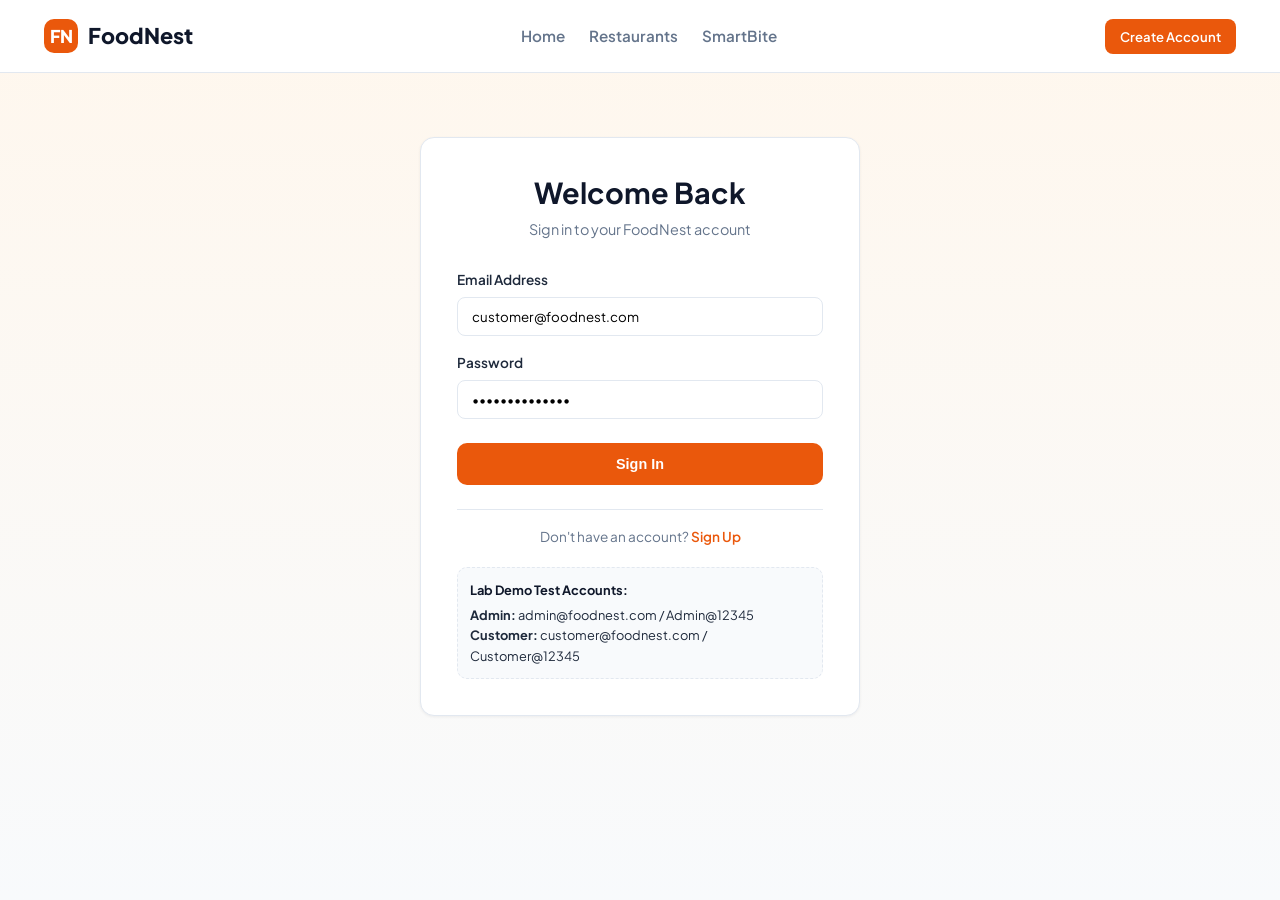
<file: frontend/admin.html>
<!DOCTYPE html>
<html lang="en">
<head>
  <meta charset="UTF-8">
  <meta name="viewport" content="width=device-width, initial-scale=1.0">
  <title>Admin Dashboard - FoodNest</title>
  <link rel="stylesheet" href="css/style.css">
  <style>
    .admin-tab {
      padding: 10px 18px;
      font-weight: 600;
      font-size: 0.9rem;
      border-radius: 8px;
      cursor: pointer;
      border: none;
      background: #f1f5f9;
      color: var(--text-muted);
      transition: var(--transition);
    }
    .admin-tab.active {
      background: var(--charcoal);
      color: white;
    }
    .stat-card {
      background: white;
      border: 1px solid var(--border);
      border-radius: var(--radius);
      padding: 20px;
      display: flex;
      flex-direction: column;
      gap: 6px;
    }
    .stat-val {
      font-size: 1.8rem;
      font-weight: 800;
      color: var(--charcoal);
    }
    .data-table {
      width: 100%;
      border-collapse: collapse;
      font-size: 0.88rem;
    }
    .data-table th, .data-table td {
      padding: 12px 14px;
      border-bottom: 1px solid var(--border);
      text-align: left;
    }
    .data-table th {
      background: #f8fafc;
      font-weight: 700;
      color: var(--charcoal);
    }
  </style>
</head>
<body>
  <header class="topbar">
    <div class="container header-inner">
      <a href="index.html" class="brand-wordmark">
        <div class="brand-badge" style="background:var(--charcoal);">ADM</div>
        <span>FoodNest Admin Console</span>
      </a>
      <nav class="nav-links">
        <a href="index.html">Live Website</a>
        <a href="restaurants.html">Restaurants</a>
        <a href="smartbite.html">SmartBite</a>
      </nav>
      <div class="header-actions">
        <div id="user-nav-actions"></div>
      </div>
    </div>
  </header>

  <main class="container" style="padding: 32px 24px 64px;">
    <!-- Top Header -->
    <div style="display:flex; justify-content:space-between; align-items:center; margin-bottom:24px; flex-wrap:wrap; gap:16px;">
      <div>
        <h1 style="font-size:2rem;">Admin Operations & Catalog Dashboard</h1>
        <p style="color:var(--text-muted); font-size:0.92rem;">Authorized operations for orders, restaurant catalog, and store sync</p>
      </div>

      <div style="display:flex; gap:10px;">
        <button id="clear-cache-btn" class="btn btn-sm btn-secondary" style="color:#ea580c;">Sync Platform Catalog</button>
        <button id="refresh-dashboard-btn" class="btn btn-sm btn-primary">Refresh Metrics</button>
      </div>
    </div>

    <!-- KPI Metric Cards Grid -->
    <div style="display:grid; grid-template-columns:repeat(auto-fit, minmax(180px, 1fr)); gap:16px; margin-bottom:32px;">
      <div class="stat-card">
        <span style="font-size:0.8rem; color:var(--text-muted); font-weight:600;">TOTAL ORDERS</span>
        <span id="stat-orders" class="stat-val tabular">0</span>
      </div>
      <div class="stat-card">
        <span style="font-size:0.8rem; color:var(--text-muted); font-weight:600;">ACTIVE PIPELINE</span>
        <span id="stat-active" class="stat-val tabular" style="color:var(--primary);">0</span>
      </div>
      <div class="stat-card">
        <span style="font-size:0.8rem; color:var(--text-muted); font-weight:600;">GROSS SALES</span>
        <span id="stat-revenue" class="stat-val tabular">₹0</span>
      </div>
      <div class="stat-card">
        <span style="font-size:0.8rem; color:var(--text-muted); font-weight:600;">ACTIVE RESTAURANTS</span>
        <span id="stat-restaurants" class="stat-val tabular">8</span>
      </div>
      <div class="stat-card">
        <span style="font-size:0.8rem; color:var(--text-muted); font-weight:600;">CATALOG DISHES</span>
        <span id="stat-hits" class="stat-val tabular" style="color:#15803d;">42</span>
      </div>
      <div class="stat-card">
        <span style="font-size:0.8rem; color:var(--text-muted); font-weight:600;">FULFILLED ORDERS</span>
        <span id="stat-misses" class="stat-val tabular" style="color:#0284c7;">0</span>
      </div>
    </div>

    <!-- Tab Selector -->
    <div style="display:flex; gap:10px; margin-bottom:24px;">
      <button class="admin-tab active" data-tab="orders-tab">Orders Pipeline</button>
      <button class="admin-tab" data-tab="food-tab">Food Catalog & Availability</button>
      <button class="admin-tab" data-tab="benchmark-tab">Internal Diagnostics</button>
    </div>

    <!-- Tab 1: Orders Pipeline -->
    <div id="orders-tab" class="card" style="padding:24px; overflow-x:auto;">
      <h3 style="font-size:1.2rem; margin-bottom:16px;">Customer Orders Stream</h3>
      <table class="data-table">
        <thead>
          <tr>
            <th>Order #</th>
            <th>Customer</th>
            <th>Restaurant</th>
            <th>Items</th>
            <th>Total Amount</th>
            <th>Current Status</th>
            <th>Update Lifecycle Action</th>
          </tr>
        </thead>
        <tbody id="orders-table-body">
          <tr><td colspan="7" style="text-align:center; padding:24px;">Loading orders from MongoDB...</td></tr>
        </tbody>
      </table>
    </div>

    <!-- Tab 2: Food Items & Cache Invalidation Demo -->
    <div id="food-tab" class="card" style="padding:24px; display:none; overflow-x:auto;">
      <div style="display:flex; justify-content:space-between; align-items:center; margin-bottom:16px;">
        <div>
          <h3 style="font-size:1.2rem;">Food Catalog & Cache Invalidation Controls</h3>
          <p style="font-size:0.85rem; color:var(--text-muted);">
            Toggling availability or changing prices automatically triggers targeted Redis cache eviction!
          </p>
        </div>
      </div>
      <table class="data-table">
        <thead>
          <tr>
            <th>Item Name</th>
            <th>Restaurant</th>
            <th>Category</th>
            <th>Price (₹)</th>
            <th>Availability</th>
            <th>Quick Actions</th>
          </tr>
        </thead>
        <tbody id="food-table-body">
          <tr><td colspan="6" style="text-align:center; padding:24px;">Loading menu items from MongoDB...</td></tr>
        </tbody>
      </table>
    </div>

    <!-- Tab 3: System Diagnostic Benchmark -->
    <div id="benchmark-tab" class="card" style="padding:28px; display:none;">
      <div style="margin-bottom:20px;">
        <span style="background:#e0e7ff; color:#3730a3; padding:4px 10px; border-radius:6px; font-size:0.75rem; font-weight:700;">SYSTEM DIAGNOSTICS</span>
        <h3 style="font-size:1.3rem; margin:8px 0 6px;">Database & Cache Query Latency Benchmark</h3>
        <p style="font-size:0.9rem; color:var(--text-muted); max-width:750px;">
          Diagnostic tool to test network roundtrips and read latencies between primary storage and cache layer.
        </p>
      </div>

      <div style="display:flex; gap:16px; align-items:center; margin-bottom:24px;">
        <label style="font-weight:600; font-size:0.9rem;">Repetitions (Iterations):</label>
        <select id="benchmark-iterations" style="padding:8px 12px; border:1px solid var(--border); border-radius:8px; font-family:inherit;">
          <option value="5">5 Iterations</option>
          <option value="10" selected>10 Iterations</option>
          <option value="20">20 Iterations</option>
        </select>
        <button id="run-benchmark-btn" class="btn btn-primary btn-sm">Execute Lab Benchmark</button>
      </div>

      <div id="benchmark-results" style="display:none;">
        <div style="display:grid; grid-template-columns: repeat(3, 1fr); gap:16px; margin-bottom:24px;">
          <div style="background:#f1f5f9; padding:16px; border-radius:10px; text-align:center;">
            <div style="font-size:0.8rem; color:var(--text-muted);">AVG MONGODB QUERY TIME</div>
            <div id="bm-mongo-avg" style="font-size:1.8rem; font-weight:800; color:#0f172a;" class="tabular">0 ms</div>
          </div>
          <div style="background:#dcfce7; padding:16px; border-radius:10px; text-align:center;">
            <div style="font-size:0.8rem; color:#15803d;">AVG REDIS IN-MEMORY TIME</div>
            <div id="bm-redis-avg" style="font-size:1.8rem; font-weight:800; color:#15803d;" class="tabular">0 ms</div>
          </div>
          <div style="background:#fff7ed; padding:16px; border-radius:10px; text-align:center;">
            <div style="font-size:0.8rem; color:#ea580c;">LATENCY REDUCTION</div>
            <div id="bm-reduction" style="font-size:1.8rem; font-weight:800; color:#ea580c;" class="tabular">0%</div>
          </div>
        </div>

        <h4 style="font-size:1rem; margin-bottom:12px;">Iteration Breakdown (Actual Measured Times)</h4>
        <table class="data-table">
          <thead>
            <tr>
              <th>Round</th>
              <th>Primary Storage Latency (ms)</th>
              <th>Cache Layer Latency (ms)</th>
              <th>Performance Lead</th>
            </tr>
          </thead>
          <tbody id="benchmark-runs-body"></tbody>
        </table>
      </div>
    </div>
  </main>

  <script src="js/api.js"></script>
  <script src="js/app.js"></script>
  <script>
    // Tab switching
    document.querySelectorAll('.admin-tab').forEach(tab => {
      tab.addEventListener('click', () => {
        document.querySelectorAll('.admin-tab').forEach(t => t.classList.remove('active'));
        tab.classList.add('active');

        ['orders-tab', 'food-tab', 'benchmark-tab'].forEach(id => {
          document.getElementById(id).style.display = 'none';
        });
        document.getElementById(tab.dataset.tab).style.display = 'block';

        if (tab.dataset.tab === 'food-tab') loadFoodCatalog();
      });
    });

    async function loadAdminDashboard() {
      if (!api.currentUser || api.currentUser.role !== 'ADMIN') {
        alert('Admin access required. Please sign in as admin@foodnest.com');
        window.location.href = 'login.html';
        return;
      }

      try {
        const stats = await api.getAdminDashboard();
        document.getElementById('stat-orders').textContent = stats.totalOrders;
        document.getElementById('stat-active').textContent = stats.activeOrders;
        document.getElementById('stat-revenue').textContent = `₹${stats.totalRevenue.toFixed(2)}`;
        document.getElementById('stat-restaurants').textContent = stats.totalRestaurants;
        document.getElementById('stat-hits').textContent = stats.redisCacheHits;
        document.getElementById('stat-misses').textContent = stats.redisCacheMisses;

        // Load orders
        const orders = await api.getAdminOrders();
        renderOrdersTable(orders);
      } catch (err) {
        showToast(err.message, 'error');
      }
    }

    function renderOrdersTable(orders) {
      const tbody = document.getElementById('orders-table-body');
      if (!orders || orders.length === 0) {
        tbody.innerHTML = '<tr><td colspan="7" style="text-align:center; padding:32px;">No customer orders placed yet.</td></tr>';
        return;
      }

      tbody.innerHTML = orders.map(o => `
        <tr>
          <td><strong>${o.orderNumber}</strong></td>
          <td>${o.customerName}<br><span style="font-size:0.75rem; color:var(--text-muted);">${o.customerPhone || ''}</span></td>
          <td>${o.restaurantName}</td>
          <td>${o.items ? o.items.length : 0} dishes</td>
          <td class="tabular font-weight-700">₹${o.totalAmount.toFixed(2)}</td>
          <td><span style="font-size:0.78rem; font-weight:700; background:#f1f5f9; padding:3px 8px; border-radius:4px;">${o.orderStatus}</span></td>
          <td>
            <select onchange="updateOrderStatus('${o.id}', this.value)" style="padding:4px 8px; border-radius:6px; font-family:inherit; font-size:0.82rem;">
              <option value="" disabled selected>Update to...</option>
              <option value="CONFIRMED">CONFIRMED</option>
              <option value="PREPARING">PREPARING</option>
              <option value="OUT_FOR_DELIVERY">OUT_FOR_DELIVERY</option>
              <option value="DELIVERED">DELIVERED</option>
              <option value="CANCELLED">CANCELLED</option>
            </select>
          </td>
        </tr>
      `).join('');
    }

    window.updateOrderStatus = async (orderId, newStatus) => {
      try {
        await api.updateOrderStatus(orderId, newStatus);
        showToast(`Order status updated to ${newStatus}`, 'success');
        loadAdminDashboard();
      } catch (err) {
        showToast(err.message, 'error');
      }
    };

    async function loadFoodCatalog() {
      const tbody = document.getElementById('food-table-body');
      try {
        const items = await api.getFood();
        tbody.innerHTML = items.map(item => `
          <tr>
            <td>
              <div style="display:flex; align-items:center; gap:8px;">
                <span class="${item.vegetarian ? 'veg-indicator' : 'non-veg-indicator'}"></span>
                <strong>${item.name}</strong>
              </div>
            </td>
            <td>${item.restaurantName}</td>
            <td>${item.category}</td>
            <td class="tabular">₹${item.price}</td>
            <td>
              <span style="color:${item.available ? '#16a34a' : '#dc2626'}; font-weight:700; font-size:0.8rem;">
                ${item.available ? 'In Stock' : 'Out of Stock'}
              </span>
            </td>
            <td>
              <div style="display:flex; gap:6px;">
                <button class="btn btn-sm btn-secondary" onclick="toggleStock('${item.id}', ${!item.available})">
                  ${item.available ? 'Mark Unavailable' : 'Mark Available'}
                </button>
                <button class="btn btn-sm btn-secondary" onclick="changePricePrompt('${item.id}', ${item.price})">
                  Edit Price
                </button>
              </div>
            </td>
          </tr>
        `).join('');
      } catch (err) {
        tbody.innerHTML = `<tr><td colspan="6" style="color:#dc2626; text-align:center;">Error: ${err.message}</td></tr>`;
      }
    }

    window.toggleStock = async (id, newAvailability) => {
      try {
        await api.updateFoodAvailability(id, newAvailability);
        showToast('Updated item availability and evicted Redis caches!', 'success');
        loadFoodCatalog();
      } catch (err) {
        showToast(err.message, 'error');
      }
    };

    window.changePricePrompt = async (id, oldPrice) => {
      const newPriceStr = prompt('Enter new price in INR (₹):', oldPrice);
      if (newPriceStr === null) return;
      const price = parseFloat(newPriceStr);
      if (isNaN(price) || price <= 0) {
        showToast('Invalid price', 'error');
        return;
      }
      try {
        await api.updateFoodPrice(id, price);
        showToast(`Updated price to ₹${price} and evicted caches!`, 'success');
        loadFoodCatalog();
      } catch (err) {
        showToast(err.message, 'error');
      }
    };

    // Performance Benchmark Runner
    document.getElementById('run-benchmark-btn').addEventListener('click', async () => {
      const iters = parseInt(document.getElementById('benchmark-iterations').value);
      const btn = document.getElementById('run-benchmark-btn');
      btn.disabled = true;
      btn.textContent = 'Running Benchmark Repetitions...';

      try {
        const res = await api.runBenchmark(iters);
        document.getElementById('benchmark-results').style.display = 'block';
        document.getElementById('bm-mongo-avg').textContent = `${res.avgMongoLatencyMs} ms`;
        document.getElementById('bm-redis-avg').textContent = `${res.avgRedisLatencyMs} ms`;
        document.getElementById('bm-reduction').textContent = `${res.latencyReductionPercentage}% Faster`;

        document.getElementById('benchmark-runs-body').innerHTML = res.runs.map(r => `
          <tr>
            <td>Iteration #${r.iteration}</td>
            <td class="tabular">${r.mongoLatencyMs} ms</td>
            <td class="tabular" style="color:#15803d; font-weight:600;">${r.redisLatencyMs} ms</td>
            <td><span style="color:#15803d; font-weight:700;">Redis In-Memory</span></td>
          </tr>
        `).join('');

        showToast('Lab benchmark completed successfully!', 'success');
      } catch (err) {
        showToast(err.message, 'error');
      } finally {
        btn.disabled = false;
        btn.textContent = 'Execute Lab Benchmark';
      }
    });

    document.getElementById('clear-cache-btn').addEventListener('click', async () => {
      try {
        await api.clearRedisCache();
        showToast('Redis cache cleared successfully', 'info');
        loadAdminDashboard();
      } catch (err) {
        showToast(err.message, 'error');
      }
    });

    document.getElementById('refresh-dashboard-btn').addEventListener('click', loadAdminDashboard);
    document.addEventListener('DOMContentLoaded', loadAdminDashboard);
  </script>
</body>
</html>
</file>
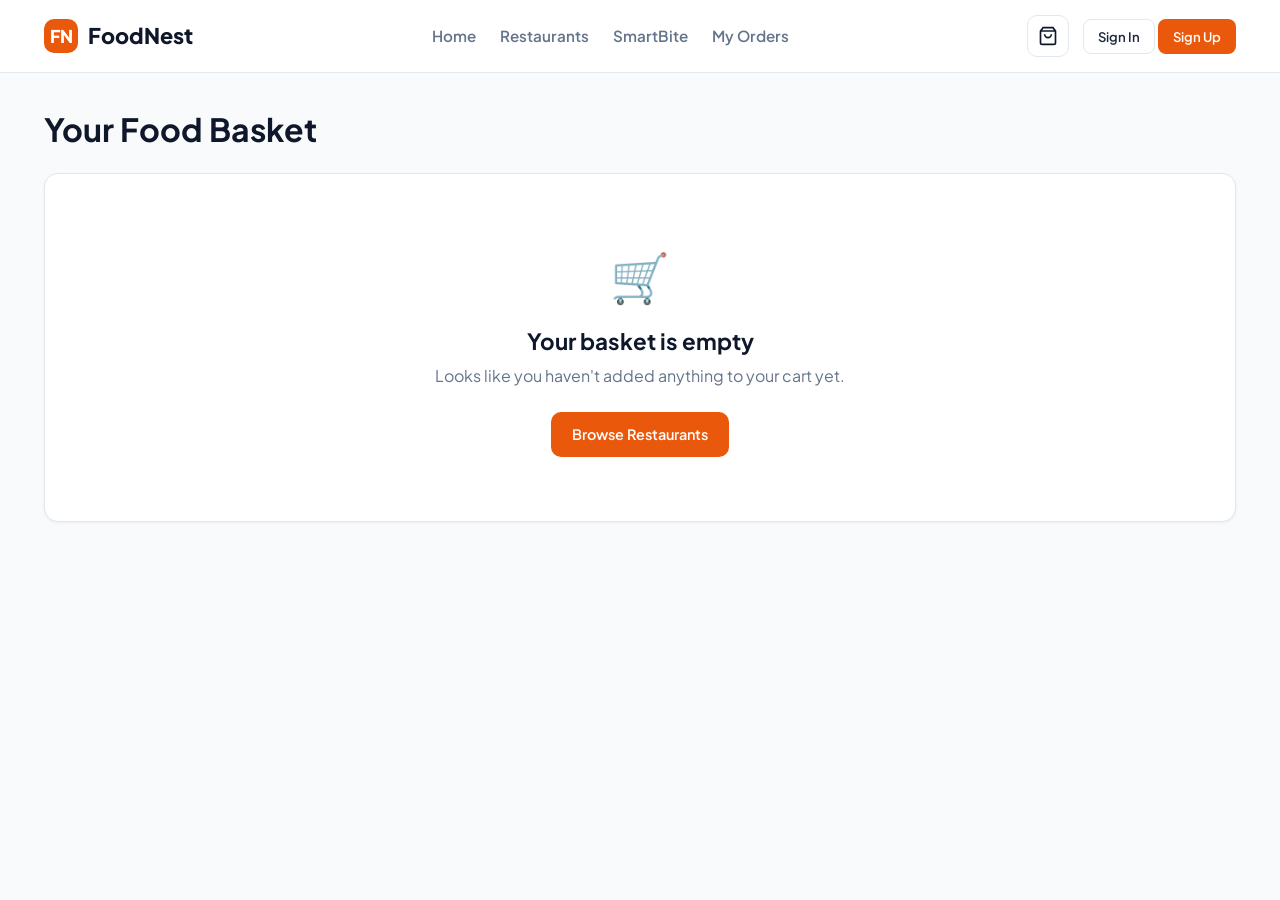
<file: frontend/cart.html>
<!DOCTYPE html>
<html lang="en">
<head>
  <meta charset="UTF-8">
  <meta name="viewport" content="width=device-width, initial-scale=1.0">
  <title>Shopping Cart - FoodNest</title>
  <link rel="stylesheet" href="css/style.css">
</head>
<body>
  <header class="topbar">
    <div class="container header-inner">
      <a href="index.html" class="brand-wordmark">
        <div class="brand-badge">FN</div>
        <span>FoodNest</span>
      </a>
      <nav class="nav-links">
        <a href="index.html">Home</a>
        <a href="restaurants.html">Restaurants</a>
        <a href="smartbite.html">SmartBite</a>
        <a href="orders.html">My Orders</a>
      </nav>
      <div class="header-actions">
        <a href="cart.html" class="cart-trigger active" aria-label="Shopping Cart">
          <svg width="20" height="20" fill="none" stroke="currentColor" stroke-width="2" viewBox="0 0 24 24"><path d="M6 2L3 6v14a2 2 0 002 2h14a2 2 0 002-2V6l-3-4H6zM3 6h18M16 10a4 4 0 01-8 0"/></svg>
          <span class="cart-count" style="display:none;">0</span>
        </a>
        <div id="user-nav-actions"></div>
      </div>
    </div>
  </header>

  <main class="container" style="padding: 36px 24px 64px;">
    <h1 style="font-size:2rem; margin-bottom:24px;">Your Food Basket</h1>

    <div id="cart-container" style="display:grid; grid-template-columns: 1.4fr 0.8fr; gap:32px; align-items:start;">
      <!-- Left: Itemized Cart -->
      <div class="card" style="padding:24px;">
        <div style="display:flex; justify-content:space-between; align-items:center; margin-bottom:16px; border-bottom:1px solid var(--border); padding-bottom:12px;">
          <h2 style="font-size:1.25rem;">Selected Dishes</h2>
          <button id="clear-cart-btn" class="btn btn-sm btn-secondary" style="color:#dc2626;">Clear Basket</button>
        </div>

        <div id="cart-items-list" style="display:flex; flex-direction:column; gap:16px;">
          <!-- Injected via JS -->
        </div>
      </div>

      <!-- Right: Bill Summary & Coupon -->
      <div class="card" style="padding:24px; position:sticky; top:90px;">
        <h2 style="font-size:1.25rem; margin-bottom:16px; border-bottom:1px solid var(--border); padding-bottom:12px;">Bill Details</h2>

        <!-- Coupon Code Input -->
        <div style="margin-bottom:20px;">
          <label style="font-size:0.85rem; font-weight:600; color:var(--text-muted); display:block; margin-bottom:6px;">Have a Promo Code?</label>
          <div style="display:flex; gap:8px;">
            <input type="text" id="coupon-code-input" placeholder="e.g. WELCOME50, TASTY20" style="flex:1; padding:8px 12px; border:1px solid var(--border); border-radius:8px; font-family:inherit; text-transform:uppercase;">
            <button id="apply-coupon-btn" class="btn btn-secondary btn-sm">Apply</button>
          </div>
          <div id="coupon-msg" style="font-size:0.82rem; margin-top:6px;"></div>
        </div>

        <!-- Price Breakdown -->
        <div style="display:flex; flex-direction:column; gap:10px; font-size:0.92rem; border-bottom:1px solid var(--border); padding-bottom:16px; margin-bottom:16px;">
          <div style="display:flex; justify-content:space-between;">
            <span style="color:var(--text-muted);">Item Subtotal</span>
            <span id="bill-subtotal" class="tabular font-weight-600">₹0.00</span>
          </div>
          <div style="display:flex; justify-content:space-between;">
            <span style="color:var(--text-muted);">Delivery Fee (Free over ₹500)</span>
            <span id="bill-delivery" class="tabular">₹40.00</span>
          </div>
          <div id="bill-discount-row" style="display:none; justify-content:space-between; color:#15803d; font-weight:600;">
            <span>Coupon Savings</span>
            <span id="bill-discount" class="tabular">-₹0.00</span>
          </div>
          <div style="display:flex; justify-content:space-between;">
            <span style="color:var(--text-muted);">Taxes & Packaging (5% GST)</span>
            <span id="bill-tax" class="tabular">₹0.00</span>
          </div>
        </div>

        <!-- Final Total -->
        <div style="display:flex; justify-content:space-between; align-items:center; margin-bottom:24px;">
          <span style="font-size:1.1rem; font-weight:700;">To Pay</span>
          <span id="bill-total" style="font-size:1.4rem; font-weight:800; color:var(--primary);" class="tabular">₹0.00</span>
        </div>

        <button id="checkout-btn" class="btn btn-primary" style="width:100%; padding:12px;">Proceed to Checkout</button>
      </div>
    </div>

    <!-- Empty State -->
    <div id="empty-cart-state" class="card" style="display:none; text-align:center; padding:64px 24px;">
      <div style="font-size:3rem; margin-bottom:12px;">🛒</div>
      <h2 style="font-size:1.4rem; margin-bottom:8px;">Your basket is empty</h2>
      <p style="color:var(--text-muted); margin-bottom:24px;">Looks like you haven't added anything to your cart yet.</p>
      <a href="restaurants.html" class="btn btn-primary">Browse Restaurants</a>
    </div>
  </main>

  <script src="js/api.js"></script>
  <script src="js/app.js"></script>
  <script>
    let currentDiscount = 0;
    let appliedCoupon = null;

    function renderCart(items) {
      const container = document.getElementById('cart-container');
      const emptyState = document.getElementById('empty-cart-state');
      const list = document.getElementById('cart-items-list');

      if (!items || items.length === 0) {
        container.style.display = 'none';
        emptyState.style.display = 'block';
        return;
      }

      container.style.display = 'grid';
      emptyState.style.display = 'none';

      list.innerHTML = items.map(item => `
        <div style="display:flex; justify-content:space-between; align-items:center; border-bottom:1px solid #f1f5f9; padding-bottom:14px;">
          <div style="display:flex; align-items:center; gap:14px;">
            <span class="${item.vegetarian ? 'veg-indicator' : 'non-veg-indicator'}"></span>
            <div>
              <h4 style="font-size:1rem; margin-bottom:2px;">${item.name}</h4>
              <span style="font-size:0.85rem; color:var(--text-muted);" class="tabular">₹${item.price} each</span>
            </div>
          </div>
          <div style="display:flex; align-items:center; gap:16px;">
            <div style="display:flex; align-items:center; border:1px solid var(--border); border-radius:8px; overflow:hidden;">
              <button onclick="cart.updateQuantity('${item.id}', ${item.quantity - 1})" style="border:none; background:white; padding:4px 10px; cursor:pointer; font-weight:700;">-</button>
              <span style="padding:4px 10px; font-size:0.9rem; font-weight:600;" class="tabular">${item.quantity}</span>
              <button onclick="cart.updateQuantity('${item.id}', ${item.quantity + 1})" style="border:none; background:white; padding:4px 10px; cursor:pointer; font-weight:700;">+</button>
            </div>
            <span style="font-weight:700; width:70px; text-align:right;" class="tabular">₹${(item.price * item.quantity).toFixed(2)}</span>
            <button onclick="cart.removeItem('${item.id}')" style="background:none; border:none; color:var(--text-muted); cursor:pointer; font-size:1.1rem;" title="Remove">✕</button>
          </div>
        </div>
      `).join('');

      recalculateBill(items);
    }

    function recalculateBill(items) {
      const subtotal = cart.getSubtotal();
      const deliveryFee = subtotal >= 500 ? 0.0 : 40.0;
      const discountedSubtotal = Math.max(0, subtotal - currentDiscount);
      const tax = Math.round((discountedSubtotal * 0.05) * 100) / 100;
      const total = Math.round((discountedSubtotal + deliveryFee + tax) * 100) / 100;

      document.getElementById('bill-subtotal').textContent = `₹${subtotal.toFixed(2)}`;
      document.getElementById('bill-delivery').textContent = deliveryFee === 0 ? 'FREE' : `₹${deliveryFee.toFixed(2)}`;
      document.getElementById('bill-tax').textContent = `₹${tax.toFixed(2)}`;
      document.getElementById('bill-total').textContent = `₹${total.toFixed(2)}`;

      const discountRow = document.getElementById('bill-discount-row');
      if (currentDiscount > 0) {
        discountRow.style.display = 'flex';
        document.getElementById('bill-discount').textContent = `-₹${currentDiscount.toFixed(2)}`;
      } else {
        discountRow.style.display = 'none';
      }
    }

    document.getElementById('apply-coupon-btn').addEventListener('click', async () => {
      const code = document.getElementById('coupon-code-input').value.trim();
      const msg = document.getElementById('coupon-msg');
      if (!code) return;

      try {
        const res = await api.validateCoupon(code, cart.getSubtotal());
        if (res.valid) {
          currentDiscount = res.discount;
          appliedCoupon = res.code;
          localStorage.setItem('foodnest_coupon', res.code);
          msg.style.color = '#15803d';
          msg.textContent = `✓ ${res.message} (Saved ₹${res.discount})`;
          showToast(`Coupon ${code} applied! Saved ₹${res.discount}`, 'success');
        } else {
          currentDiscount = 0;
          appliedCoupon = null;
          localStorage.removeItem('foodnest_coupon');
          msg.style.color = '#dc2626';
          msg.textContent = `✕ ${res.message}`;
        }
        recalculateBill(cart.cart);
      } catch (err) {
        msg.style.color = '#dc2626';
        msg.textContent = 'Failed to validate coupon';
      }
    });

    document.getElementById('clear-cart-btn').addEventListener('click', () => {
      if (confirm('Are you sure you want to clear your cart?')) {
        cart.clear();
      }
    });

    document.getElementById('checkout-btn').addEventListener('click', () => {
      if (!api.currentUser) {
        showToast('Please sign in to proceed with checkout', 'info');
        setTimeout(() => window.location.href = 'login.html?redirect=checkout.html', 500);
        return;
      }
      window.location.href = 'checkout.html';
    });

    document.addEventListener('DOMContentLoaded', () => {
      cart.subscribe(renderCart);
    });
  </script>
</body>
</html>
</file>
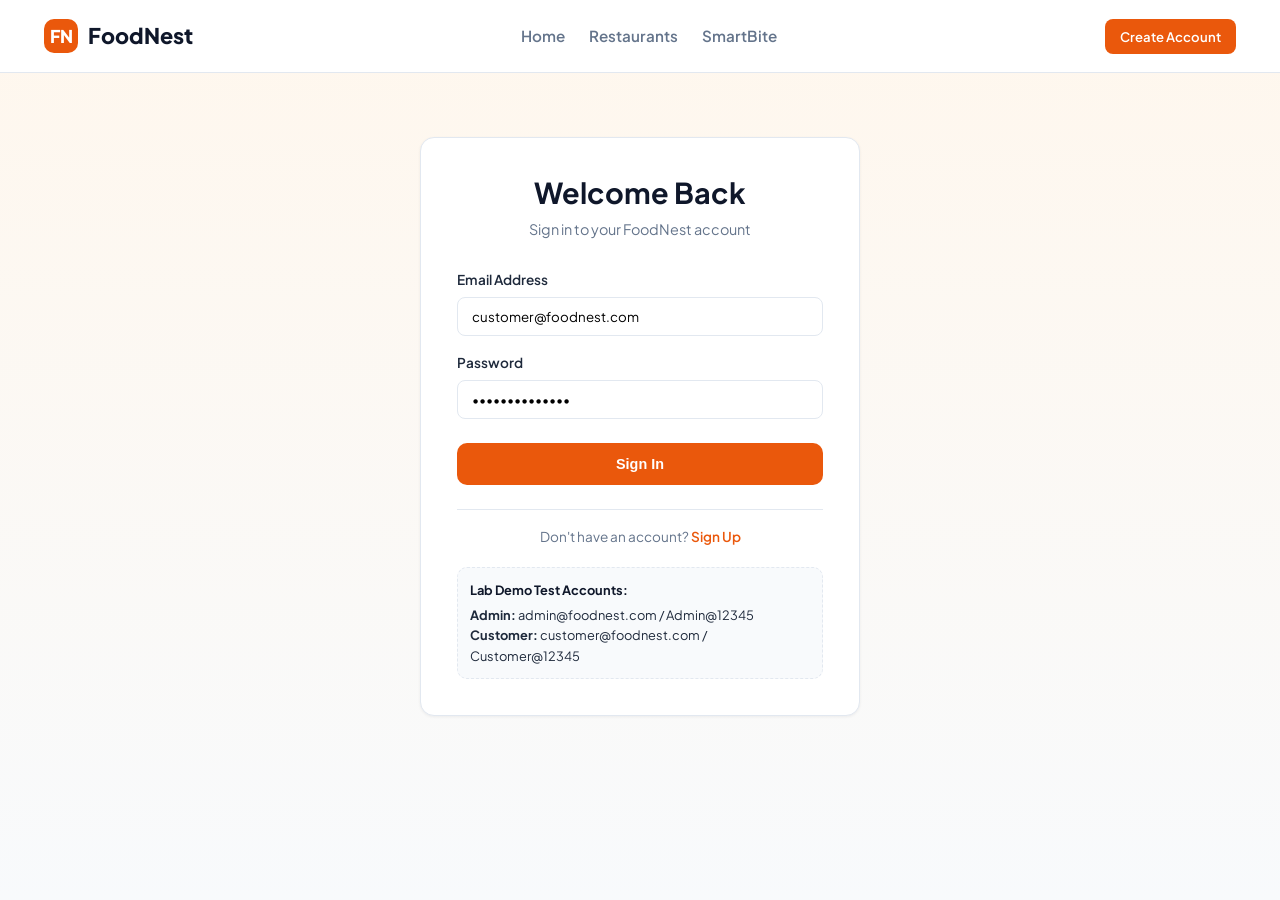
<file: frontend/checkout.html>
<!DOCTYPE html>
<html lang="en">
<head>
  <meta charset="UTF-8">
  <meta name="viewport" content="width=device-width, initial-scale=1.0">
  <title>Checkout - FoodNest</title>
  <link rel="stylesheet" href="css/style.css">
</head>
<body>
  <header class="topbar">
    <div class="container header-inner">
      <a href="index.html" class="brand-wordmark">
        <div class="brand-badge">FN</div>
        <span>FoodNest</span>
      </a>
      <nav class="nav-links">
        <a href="index.html">Home</a>
        <a href="restaurants.html">Restaurants</a>
        <a href="smartbite.html">SmartBite</a>
        <a href="orders.html">My Orders</a>
      </nav>
      <div class="header-actions">
        <div id="user-nav-actions"></div>
      </div>
    </div>
  </header>

  <main class="container" style="padding: 36px 24px 64px;">
    <h1 style="font-size:2rem; margin-bottom:24px;">Secure Checkout</h1>

    <div style="display:grid; grid-template-columns: 1.3fr 0.9fr; gap:32px; align-items:start;">
      <!-- Left: Delivery Address & Payment Method -->
      <div>
        <div class="card" style="padding:28px; margin-bottom:24px;">
          <h2 style="font-size:1.3rem; margin-bottom:16px;">1. Delivery Address</h2>
          <form id="checkout-form">
            <div style="display:grid; grid-template-columns: 1fr 1fr; gap:16px; margin-bottom:16px;">
              <div>
                <label style="display:block; font-size:0.85rem; font-weight:600; margin-bottom:6px;">Contact Name *</label>
                <input type="text" id="cust-name" required style="width:100%; padding:10px 14px; border:1px solid var(--border); border-radius:8px; font-family:inherit;">
              </div>
              <div>
                <label style="display:block; font-size:0.85rem; font-weight:600; margin-bottom:6px;">Phone Number *</label>
                <input type="tel" id="cust-phone" required style="width:100%; padding:10px 14px; border:1px solid var(--border); border-radius:8px; font-family:inherit;">
              </div>
            </div>

            <div style="margin-bottom:16px;">
              <label style="display:block; font-size:0.85rem; font-weight:600; margin-bottom:6px;">Street Address / Flat No / Landmark *</label>
              <input type="text" id="cust-street" required placeholder="e.g. Flat 402, Sunshine Apts, MG Road" style="width:100%; padding:10px 14px; border:1px solid var(--border); border-radius:8px; font-family:inherit;">
            </div>

            <div style="display:grid; grid-template-columns: 1fr 1fr 1fr; gap:16px;">
              <div>
                <label style="display:block; font-size:0.85rem; font-weight:600; margin-bottom:6px;">City *</label>
                <input type="text" id="cust-city" required value="Bengaluru" style="width:100%; padding:10px 14px; border:1px solid var(--border); border-radius:8px; font-family:inherit;">
              </div>
              <div>
                <label style="display:block; font-size:0.85rem; font-weight:600; margin-bottom:6px;">State *</label>
                <input type="text" id="cust-state" required value="Karnataka" style="width:100%; padding:10px 14px; border:1px solid var(--border); border-radius:8px; font-family:inherit;">
              </div>
              <div>
                <label style="display:block; font-size:0.85rem; font-weight:600; margin-bottom:6px;">Pin Code *</label>
                <input type="text" id="cust-pin" required value="560001" style="width:100%; padding:10px 14px; border:1px solid var(--border); border-radius:8px; font-family:inherit;">
              </div>
            </div>
          </form>
        </div>

        <div class="card" style="padding:28px;">
          <h2 style="font-size:1.3rem; margin-bottom:16px;">2. Payment Method</h2>
          <div style="display:flex; flex-direction:column; gap:12px;">
            <label style="display:flex; align-items:center; gap:12px; padding:14px; border:1px solid var(--border); border-radius:10px; cursor:pointer;">
              <input type="radio" name="payment-method" value="CASH_ON_DELIVERY" checked style="accent-color:var(--primary); width:18px; height:18px;">
              <div>
                <span style="font-weight:700; display:block;">Cash on Delivery (COD)</span>
                <span style="font-size:0.82rem; color:var(--text-muted);">Pay in cash or UPI when order is handed over</span>
              </div>
            </label>

            <label style="display:flex; align-items:center; gap:12px; padding:14px; border:1px solid var(--border); border-radius:10px; cursor:pointer;">
              <input type="radio" name="payment-method" value="SIMULATED_ONLINE_UPI" style="accent-color:var(--primary); width:18px; height:18px;">
              <div>
                <span style="font-weight:700; display:block;">Simulated Online UPI / Card (Demo)</span>
                <span style="font-size:0.82rem; color:var(--text-muted);">Educational lab simulation (no real financial charge)</span>
              </div>
            </label>
          </div>
        </div>
      </div>

      <!-- Right: Order Snapshot -->
      <div class="card" style="padding:24px; position:sticky; top:90px;">
        <h2 style="font-size:1.25rem; margin-bottom:16px; border-bottom:1px solid var(--border); padding-bottom:12px;">Order Summary</h2>
        <div id="checkout-items" style="display:flex; flex-direction:column; gap:12px; margin-bottom:16px; max-height:260px; overflow-y:auto;">
          <!-- Items from cart -->
        </div>

        <div style="border-top:1px solid var(--border); padding-top:14px; display:flex; flex-direction:column; gap:8px; font-size:0.9rem;">
          <div style="display:flex; justify-content:space-between;">
            <span style="color:var(--text-muted);">Subtotal</span>
            <span id="co-subtotal" class="tabular">₹0.00</span>
          </div>
          <div style="display:flex; justify-content:space-between;">
            <span style="color:var(--text-muted);">Delivery Fee</span>
            <span id="co-delivery" class="tabular">₹40.00</span>
          </div>
          <div style="display:flex; justify-content:space-between;">
            <span style="color:var(--text-muted);">5% GST</span>
            <span id="co-tax" class="tabular">₹0.00</span>
          </div>
          <div style="display:flex; justify-content:space-between; margin-top:10px; padding-top:10px; border-top:1px solid var(--border);">
            <span style="font-size:1.1rem; font-weight:700;">Grand Total</span>
            <span id="co-total" style="font-size:1.3rem; font-weight:800; color:var(--primary);" class="tabular">₹0.00</span>
          </div>
        </div>

        <button id="place-order-btn" class="btn btn-primary" style="width:100%; margin-top:20px; padding:14px; font-size:1rem;">Place Order Now</button>
      </div>
    </div>
  </main>

  <script src="js/api.js"></script>
  <script src="js/app.js"></script>
  <script>
    document.addEventListener('DOMContentLoaded', () => {
      if (!api.currentUser) {
        window.location.href = 'login.html?redirect=checkout.html';
        return;
      }

      if (cart.cart.length === 0) {
        window.location.href = 'cart.html';
        return;
      }

      // Prefill user data
      const u = api.currentUser;
      document.getElementById('cust-name').value = u.name || '';
      document.getElementById('cust-phone').value = u.phone || '';
      if (u.addresses && u.addresses.length > 0) {
        const a = u.addresses[0];
        document.getElementById('cust-street').value = a.street || '';
        document.getElementById('cust-city').value = a.city || 'Bengaluru';
        document.getElementById('cust-state').value = a.state || 'Karnataka';
        document.getElementById('cust-pin').value = a.pincode || '560001';
      }

      // Render summary
      const itemsList = document.getElementById('checkout-items');
      itemsList.innerHTML = cart.cart.map(item => `
        <div style="display:flex; justify-content:space-between; font-size:0.9rem;">
          <span>${item.quantity} × ${item.name}</span>
          <span style="font-weight:600;" class="tabular">₹${(item.price * item.quantity).toFixed(2)}</span>
        </div>
      `).join('');

      const subtotal = cart.getSubtotal();
      const delivery = subtotal >= 500 ? 0.0 : 40.0;
      const tax = Math.round((subtotal * 0.05) * 100) / 100;
      const total = Math.round((subtotal + delivery + tax) * 100) / 100;

      document.getElementById('co-subtotal').textContent = `₹${subtotal.toFixed(2)}`;
      document.getElementById('co-delivery').textContent = delivery === 0 ? 'FREE' : `₹${delivery.toFixed(2)}`;
      document.getElementById('co-tax').textContent = `₹${tax.toFixed(2)}`;
      document.getElementById('co-total').textContent = `₹${total.toFixed(2)}`;

      document.getElementById('place-order-btn').addEventListener('click', async () => {
        const name = document.getElementById('cust-name').value.trim();
        const phone = document.getElementById('cust-phone').value.trim();
        const street = document.getElementById('cust-street').value.trim();
        const city = document.getElementById('cust-city').value.trim();
        const state = document.getElementById('cust-state').value.trim();
        const pincode = document.getElementById('cust-pin').value.trim();

        if (!name || !phone || !street || !city || !pincode) {
          showToast('Please fill in all delivery address fields', 'error');
          return;
        }

        const paymentMethod = document.querySelector('input[name="payment-method"]:checked').value;
        const couponCode = localStorage.getItem('foodnest_coupon') || null;

        const orderPayload = {
          items: cart.cart.map(i => ({ foodItemId: i.id, quantity: i.quantity })),
          deliveryAddress: { street, city, state, pincode, landmark: '' },
          couponCode,
          paymentMethod
        };

        const btn = document.getElementById('place-order-btn');
        btn.disabled = true;
        btn.textContent = 'Processing Order with MongoDB...';

        try {
          const createdOrder = await api.createOrder(orderPayload);
          cart.clear();
          localStorage.removeItem('foodnest_coupon');
          showToast(`Order #${createdOrder.orderNumber} placed successfully!`, 'success');
          setTimeout(() => {
            window.location.href = `orders.html?highlight=${createdOrder.id}`;
          }, 1000);
        } catch (err) {
          btn.disabled = false;
          btn.textContent = 'Place Order Now';
          showToast(err.message, 'error');
        }
      });
    });
  </script>
</body>
</html>
</file>
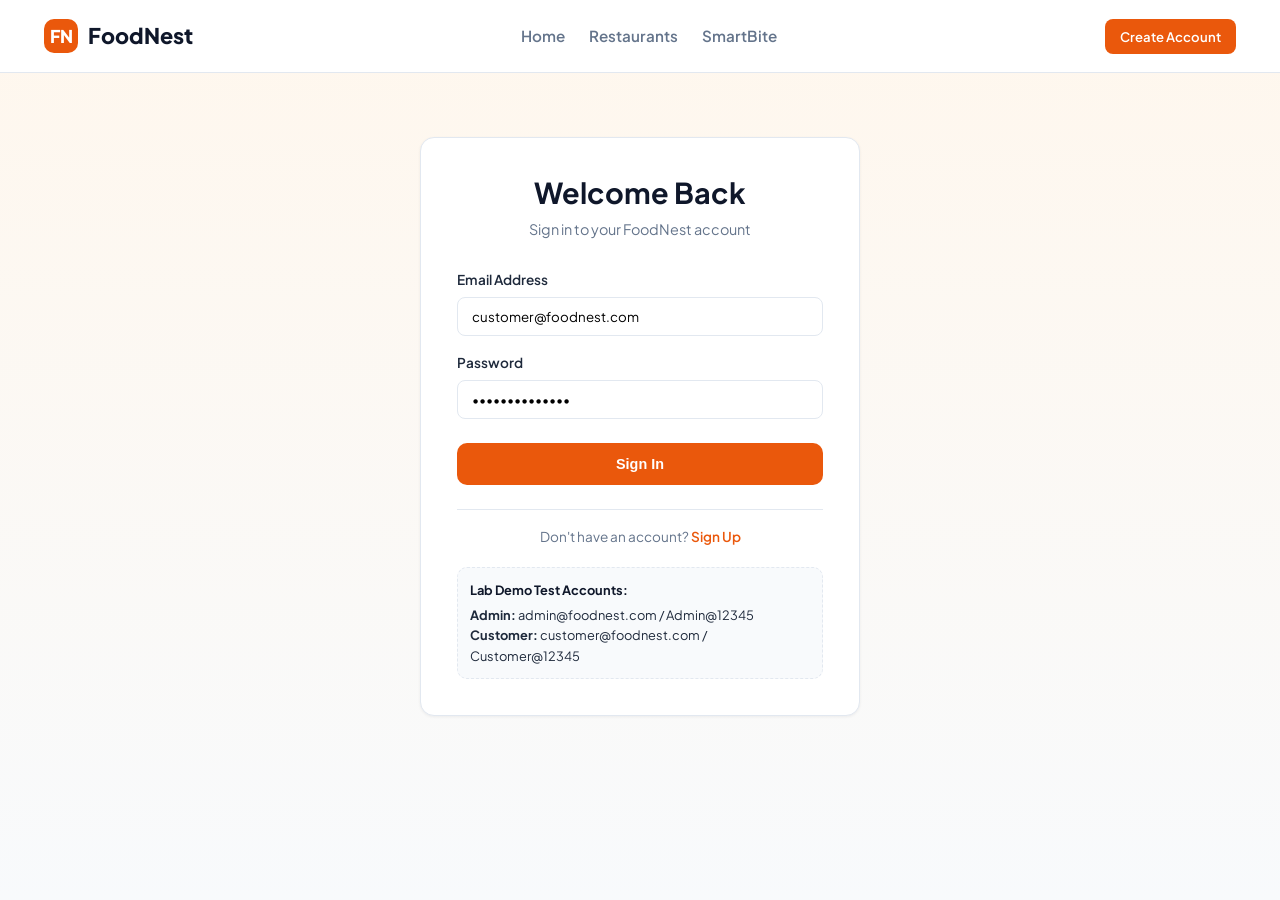
<file: frontend/login.html>
<!DOCTYPE html>
<html lang="en">
<head>
  <meta charset="UTF-8">
  <meta name="viewport" content="width=device-width, initial-scale=1.0">
  <title>Sign In - FoodNest</title>
  <link rel="stylesheet" href="css/style.css">
</head>
<body style="background:linear-gradient(180deg, #fff7ed 0%, #f8fafc 100%);">
  <header class="topbar">
    <div class="container header-inner">
      <a href="index.html" class="brand-wordmark">
        <div class="brand-badge">FN</div>
        <span>FoodNest</span>
      </a>
      <nav class="nav-links">
        <a href="index.html">Home</a>
        <a href="restaurants.html">Restaurants</a>
        <a href="smartbite.html">SmartBite</a>
      </nav>
      <div class="header-actions">
        <a href="signup.html" class="btn btn-sm btn-primary">Create Account</a>
      </div>
    </div>
  </header>

  <main class="container" style="display:flex; justify-content:center; align-items:center; padding:64px 20px;">
    <div class="card" style="width:100%; max-width:440px; padding:36px; background:white;">
      <h1 style="font-size:1.8rem; margin-bottom:8px; text-align:center;">Welcome Back</h1>
      <p style="text-align:center; color:var(--text-muted); font-size:0.9rem; margin-bottom:28px;">
        Sign in to your FoodNest account
      </p>

      <form id="login-form">
        <div style="margin-bottom:16px;">
          <label style="display:block; font-size:0.85rem; font-weight:600; margin-bottom:6px;">Email Address</label>
          <input type="email" id="login-email" required placeholder="you@example.com" value="customer@foodnest.com" style="width:100%; padding:10px 14px; border:1px solid var(--border); border-radius:8px; font-family:inherit;">
        </div>

        <div style="margin-bottom:24px;">
          <label style="display:block; font-size:0.85rem; font-weight:600; margin-bottom:6px;">Password</label>
          <input type="password" id="login-password" required placeholder="••••••••" value="Customer@12345" style="width:100%; padding:10px 14px; border:1px solid var(--border); border-radius:8px; font-family:inherit;">
        </div>

        <button type="submit" id="login-submit-btn" class="btn btn-primary" style="width:100%; padding:12px;">Sign In</button>
      </form>

      <div style="margin-top:24px; padding-top:16px; border-top:1px solid var(--border); text-align:center; font-size:0.85rem; color:var(--text-muted);">
        Don't have an account? <a href="signup.html" style="color:var(--primary); font-weight:600; text-decoration:none;">Sign Up</a>
      </div>

      <!-- Quick Fill Credentials for Lab Evaluator -->
      <div style="margin-top:20px; background:#f8fafc; border:1px dashed var(--border); border-radius:10px; padding:12px; font-size:0.8rem;">
        <span style="font-weight:700; color:var(--charcoal); display:block; margin-bottom:4px;">Lab Demo Test Accounts:</span>
        <div><strong>Admin:</strong> admin@foodnest.com / Admin@12345</div>
        <div><strong>Customer:</strong> customer@foodnest.com / Customer@12345</div>
      </div>
    </div>
  </main>

  <script src="js/api.js"></script>
  <script src="js/app.js"></script>
  <script>
    document.getElementById('login-form').addEventListener('submit', async (e) => {
      e.preventDefault();
      const email = document.getElementById('login-email').value.trim();
      const password = document.getElementById('login-password').value;
      const btn = document.getElementById('login-submit-btn');

      btn.disabled = true;
      btn.textContent = 'Verifying credentials...';

      try {
        const res = await api.login(email, password);
        api.setAuth(res.token, res.user);
        showToast(`Welcome back, ${res.user.name}!`, 'success');

        const params = new URLSearchParams(window.location.search);
        const redirect = params.get('redirect') || (res.user.role === 'ADMIN' ? 'admin.html' : 'index.html');
        setTimeout(() => window.location.href = redirect, 600);
      } catch (err) {
        btn.disabled = false;
        btn.textContent = 'Sign In';
        showToast(err.message, 'error');
      }
    });
  </script>
</body>
</html>
</file>
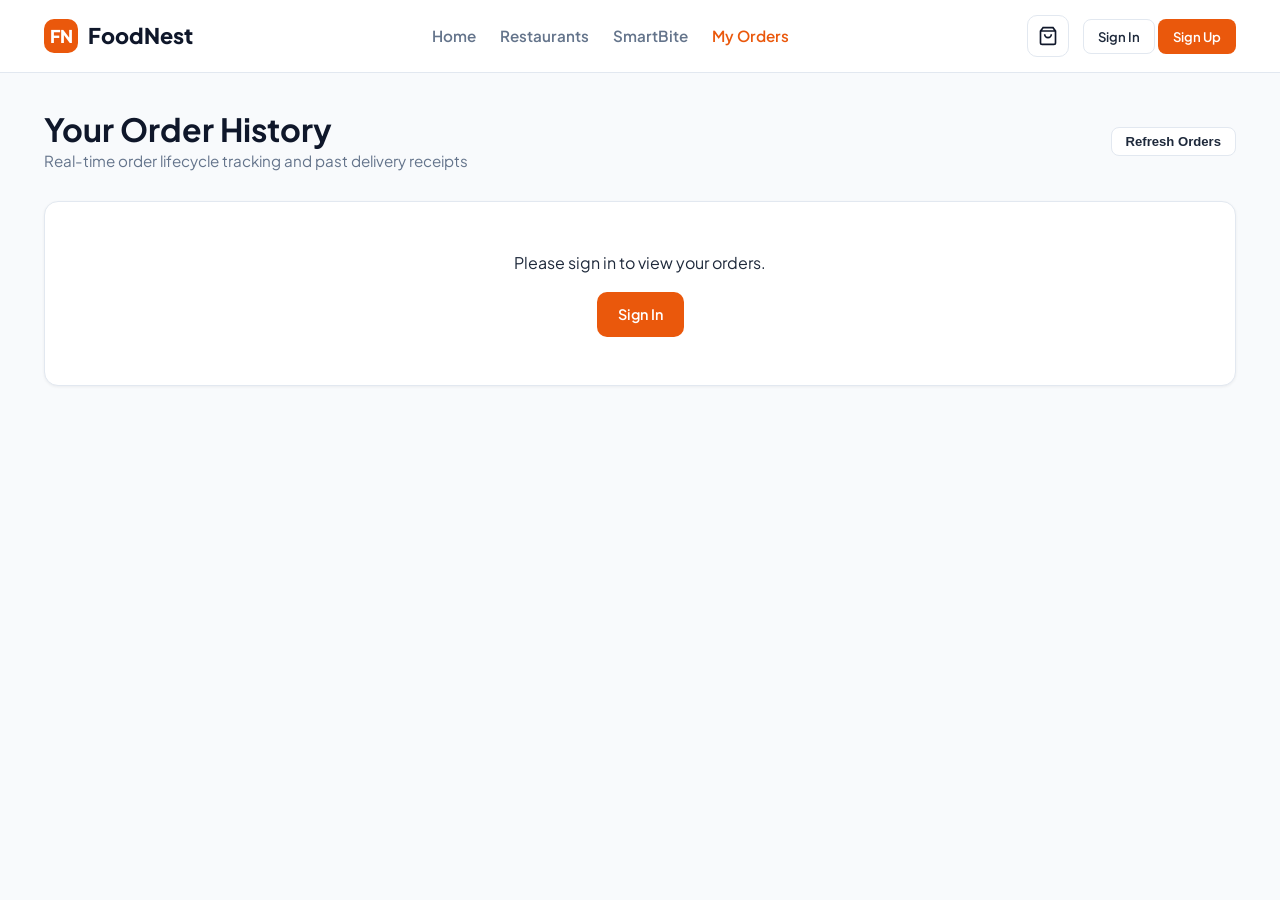
<file: frontend/orders.html>
<!DOCTYPE html>
<html lang="en">
<head>
  <meta charset="UTF-8">
  <meta name="viewport" content="width=device-width, initial-scale=1.0">
  <title>My Orders - FoodNest</title>
  <link rel="stylesheet" href="css/style.css">
  <style>
    /* Order Timeline Styles */
    .timeline {
      display: flex;
      justify-content: space-between;
      position: relative;
      margin: 24px 0 16px;
    }
    .timeline::before {
      content: '';
      position: absolute;
      top: 14px;
      left: 20px;
      right: 20px;
      height: 3px;
      background: #e2e8f0;
      z-index: 1;
    }
    .timeline-step {
      position: relative;
      z-index: 2;
      display: flex;
      flex-direction: column;
      align-items: center;
      gap: 6px;
      font-size: 0.78rem;
      font-weight: 600;
      color: var(--text-muted);
    }
    .timeline-dot {
      width: 30px;
      height: 30px;
      border-radius: 50%;
      background: white;
      border: 2px solid #cbd5e1;
      display: flex;
      align-items: center;
      justify-content: center;
      font-size: 0.8rem;
    }
    .timeline-step.completed .timeline-dot {
      background: #16a34a;
      border-color: #16a34a;
      color: white;
    }
    .timeline-step.completed {
      color: #16a34a;
    }
    .timeline-step.active .timeline-dot {
      background: var(--primary);
      border-color: var(--primary);
      color: white;
      box-shadow: 0 0 0 4px #ffedd5;
    }
    .timeline-step.active {
      color: var(--primary);
    }
  </style>
</head>
<body>
  <header class="topbar">
    <div class="container header-inner">
      <a href="index.html" class="brand-wordmark">
        <div class="brand-badge">FN</div>
        <span>FoodNest</span>
      </a>
      <nav class="nav-links">
        <a href="index.html">Home</a>
        <a href="restaurants.html">Restaurants</a>
        <a href="smartbite.html">SmartBite</a>
        <a href="orders.html" class="active">My Orders</a>
      </nav>
      <div class="header-actions">
        <a href="cart.html" class="cart-trigger" aria-label="Shopping Cart">
          <svg width="20" height="20" fill="none" stroke="currentColor" stroke-width="2" viewBox="0 0 24 24"><path d="M6 2L3 6v14a2 2 0 002 2h14a2 2 0 002-2V6l-3-4H6zM3 6h18M16 10a4 4 0 01-8 0"/></svg>
          <span class="cart-count" style="display:none;">0</span>
        </a>
        <div id="user-nav-actions"></div>
      </div>
    </div>
  </header>

  <main class="container" style="padding: 36px 24px 64px;">
    <div style="display:flex; justify-content:space-between; align-items:center; margin-bottom:28px;">
      <div>
        <h1 style="font-size:2rem;">Your Order History</h1>
        <p style="color:var(--text-muted); font-size:0.95rem;">Real-time order lifecycle tracking and past delivery receipts</p>
      </div>
      <button id="refresh-orders-btn" class="btn btn-secondary btn-sm">Refresh Orders</button>
    </div>

    <div id="orders-list" style="display:flex; flex-direction:column; gap:24px;">
      <div class="card" style="padding:48px; text-align:center; color:var(--text-muted);">
        Loading your order history...
      </div>
    </div>
  </main>

  <script src="js/api.js"></script>
  <script src="js/app.js"></script>
  <script>
    const STAGES = ['ORDER_PLACED', 'CONFIRMED', 'PREPARING', 'OUT_FOR_DELIVERY', 'DELIVERED'];

    async function loadOrders() {
      const container = document.getElementById('orders-list');
      if (!api.currentUser) {
        container.innerHTML = `
          <div class="card" style="padding:48px; text-align:center;">
            <p style="margin-bottom:16px;">Please sign in to view your orders.</p>
            <a href="login.html?redirect=orders.html" class="btn btn-primary">Sign In</a>
          </div>
        `;
        return;
      }

      try {
        const orders = await api.getMyOrders();
        if (!orders || orders.length === 0) {
          container.innerHTML = `
            <div class="card" style="padding:60px; text-align:center;">
              <div style="font-size:3rem; margin-bottom:12px;">📦</div>
              <h3 style="font-size:1.3rem; margin-bottom:8px;">No orders placed yet</h3>
              <p style="color:var(--text-muted); margin-bottom:20px;">Explore our restaurants and place your first delicious order!</p>
              <a href="restaurants.html" class="btn btn-primary">Order Food Now</a>
            </div>
          `;
          return;
        }

        container.innerHTML = orders.map(order => renderOrderCard(order)).join('');
      } catch (err) {
        container.innerHTML = `<div class="card" style="padding:48px; text-align:center; color:#dc2626;">Failed to load orders: ${err.message}</div>`;
      }
    }

    function renderOrderCard(order) {
      const currentIdx = STAGES.indexOf(order.orderStatus);
      const isCancelled = order.orderStatus === 'CANCELLED';
      const canCancel = (order.orderStatus === 'ORDER_PLACED' || order.orderStatus === 'CONFIRMED') && !isCancelled;

      return `
        <div class="card" style="padding:24px;">
          <!-- Top Row -->
          <div style="display:flex; justify-content:space-between; align-items:flex-start; flex-wrap:wrap; gap:12px; border-bottom:1px solid var(--border); padding-bottom:16px;">
            <div>
              <div style="display:flex; align-items:center; gap:10px;">
                <span style="font-size:1.15rem; font-weight:800; color:var(--charcoal);">${order.orderNumber}</span>
                <span style="background:${isCancelled ? '#fee2e2' : '#f0fdf4'}; color:${isCancelled ? '#dc2626' : '#15803d'}; font-size:0.75rem; font-weight:700; padding:3px 8px; border-radius:6px;">
                  ${order.orderStatus.replace(/_/g, ' ')}
                </span>
              </div>
              <div class="metadata-line" style="margin-top:4px;">
                <span>${order.restaurantName}</span>
                <span class="metadata-sep">·</span>
                <span>${new Date(order.createdAt).toLocaleString()}</span>
                <span class="metadata-sep">·</span>
                <span>Payment: ${order.paymentMethod === 'CASH_ON_DELIVERY' ? 'COD' : 'Online UPI'} (${order.paymentStatus})</span>
              </div>
            </div>

            <div style="text-align:right;">
              <span style="font-size:1.25rem; font-weight:800; color:var(--primary);" class="tabular">₹${order.totalAmount.toFixed(2)}</span>
            </div>
          </div>

          <!-- Status Timeline (if not cancelled) -->
          ${!isCancelled ? `
            <div class="timeline">
              <div class="timeline-step ${currentIdx > 0 ? 'completed' : (currentIdx === 0 ? 'active' : '')}">
                <div class="timeline-dot">${currentIdx > 0 ? '✓' : '1'}</div>
                <span>Placed</span>
              </div>
              <div class="timeline-step ${currentIdx > 1 ? 'completed' : (currentIdx === 1 ? 'active' : '')}">
                <div class="timeline-dot">${currentIdx > 1 ? '✓' : '2'}</div>
                <span>Confirmed</span>
              </div>
              <div class="timeline-step ${currentIdx > 2 ? 'completed' : (currentIdx === 2 ? 'active' : '')}">
                <div class="timeline-dot">${currentIdx > 2 ? '✓' : '3'}</div>
                <span>Preparing</span>
              </div>
              <div class="timeline-step ${currentIdx > 3 ? 'completed' : (currentIdx === 3 ? 'active' : '')}">
                <div class="timeline-dot">${currentIdx > 3 ? '✓' : '4'}</div>
                <span>On the Way</span>
              </div>
              <div class="timeline-step ${currentIdx === 4 ? 'completed' : ''}">
                <div class="timeline-dot">${currentIdx === 4 ? '✓' : '5'}</div>
                <span>Delivered</span>
              </div>
            </div>
          ` : `
            <div style="background:#fef2f2; border:1px solid #fee2e2; border-radius:8px; padding:12px; margin:16px 0; font-size:0.85rem; color:#dc2626;">
              <strong>Order Cancelled:</strong> ${order.cancellationReason || 'Cancelled upon customer request'}
            </div>
          `}

          <!-- Items list -->
          <div style="margin:16px 0; background:#f8fafc; border-radius:10px; padding:14px; font-size:0.88rem;">
            ${order.items.map(i => `
              <div style="display:flex; justify-content:space-between; margin-bottom:4px;">
                <span>${i.quantity} × ${i.name}</span>
                <span class="tabular font-weight-600">₹${i.itemTotal.toFixed(2)}</span>
              </div>
            `).join('')}
          </div>

          <!-- Bottom Action Buttons -->
          <div style="display:flex; justify-content:space-between; align-items:center; pt-2;">
            <span style="font-size:0.82rem; color:var(--text-muted);">
              Delivering to: ${order.deliveryAddress ? order.deliveryAddress.street + ', ' + order.deliveryAddress.city : 'Saved Address'}
            </span>
            <div style="display:flex; gap:10px;">
              ${canCancel ? `<button class="btn btn-sm btn-secondary" style="color:#dc2626;" onclick="cancelOrderPrompt('${order.id}')">Cancel Order</button>` : ''}
              <button class="btn btn-sm btn-outline" onclick='reorderItems(${JSON.stringify(order.items).replace(/'/g, "&#39;")})'>Reorder Dishes</button>
            </div>
          </div>
        </div>
      `;
    }

    window.cancelOrderPrompt = async (orderId) => {
      const reason = prompt('Please specify a reason for cancellation:');
      if (reason === null) return;
      try {
        await api.cancelOrder(orderId, reason || 'Cancelled by customer');
        showToast('Order cancelled successfully', 'info');
        loadOrders();
      } catch (err) {
        showToast(err.message, 'error');
      }
    };

    window.reorderItems = (items) => {
      items.forEach(item => {
        cart.addItem({
          id: item.foodItemId,
          name: item.name,
          price: item.unitPrice,
          vegetarian: item.vegetarian,
          imageUrl: item.imageUrl
        }, item.quantity);
      });
      showToast('Items added to basket! Redirecting to cart...', 'success');
      setTimeout(() => window.location.href = 'cart.html', 800);
    };

    document.getElementById('refresh-orders-btn').addEventListener('click', loadOrders);
    document.addEventListener('DOMContentLoaded', loadOrders);
  </script>
</body>
</html>
</file>
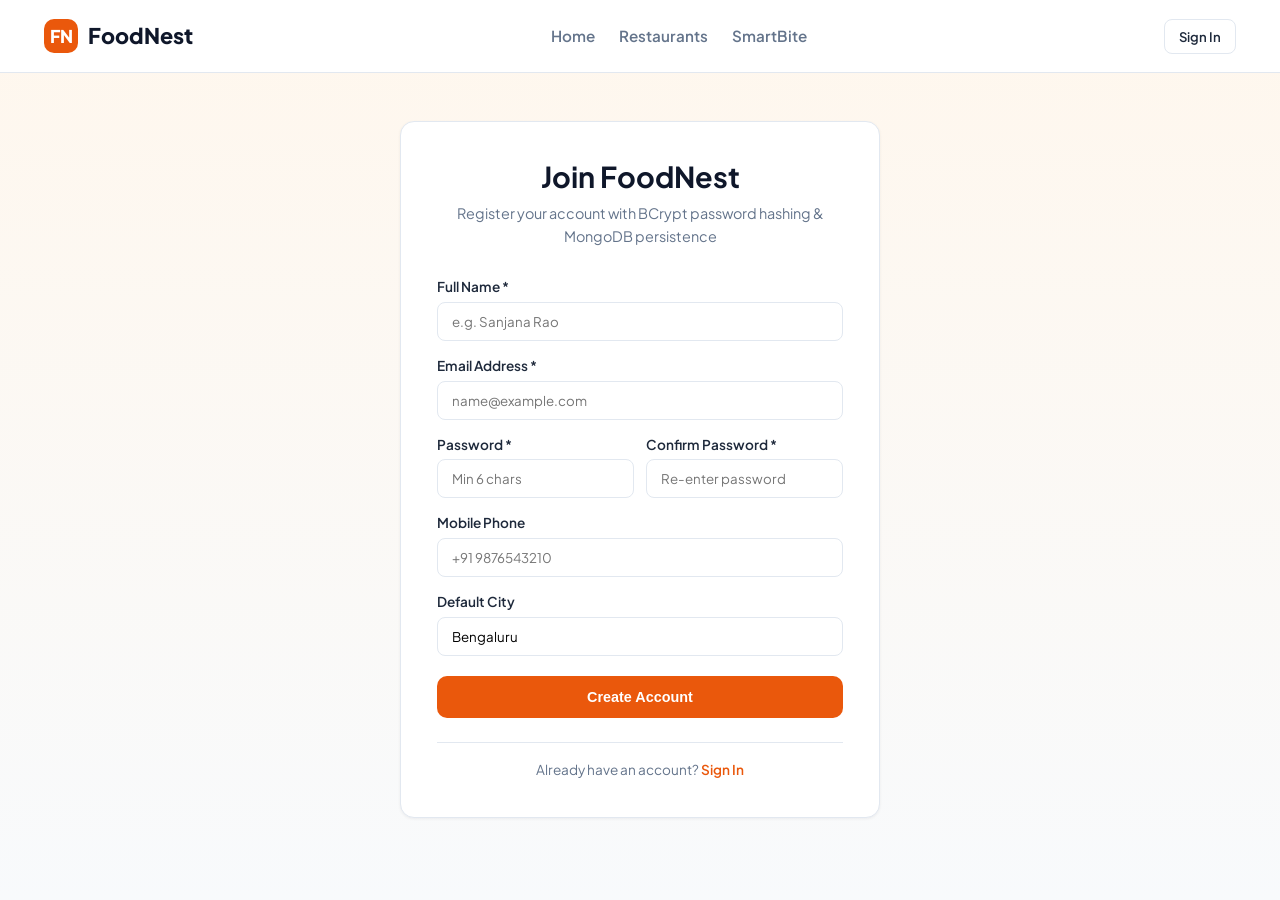
<file: frontend/signup.html>
<!DOCTYPE html>
<html lang="en">
<head>
  <meta charset="UTF-8">
  <meta name="viewport" content="width=device-width, initial-scale=1.0">
  <title>Create Account - FoodNest</title>
  <link rel="stylesheet" href="css/style.css">
</head>
<body style="background:linear-gradient(180deg, #fff7ed 0%, #f8fafc 100%);">
  <header class="topbar">
    <div class="container header-inner">
      <a href="index.html" class="brand-wordmark">
        <div class="brand-badge">FN</div>
        <span>FoodNest</span>
      </a>
      <nav class="nav-links">
        <a href="index.html">Home</a>
        <a href="restaurants.html">Restaurants</a>
        <a href="smartbite.html">SmartBite</a>
      </nav>
      <div class="header-actions">
        <a href="login.html" class="btn btn-sm btn-secondary">Sign In</a>
      </div>
    </div>
  </header>

  <main class="container" style="display:flex; justify-content:center; align-items:center; padding:48px 20px;">
    <div class="card" style="width:100%; max-width:480px; padding:36px; background:white;">
      <h1 style="font-size:1.8rem; margin-bottom:8px; text-align:center;">Join FoodNest</h1>
      <p style="text-align:center; color:var(--text-muted); font-size:0.9rem; margin-bottom:28px;">
        Register your account with BCrypt password hashing & MongoDB persistence
      </p>

      <form id="signup-form">
        <div style="margin-bottom:14px;">
          <label style="display:block; font-size:0.85rem; font-weight:600; margin-bottom:4px;">Full Name *</label>
          <input type="text" id="reg-name" required placeholder="e.g. Sanjana Rao" style="width:100%; padding:10px 14px; border:1px solid var(--border); border-radius:8px; font-family:inherit;">
        </div>

        <div style="margin-bottom:14px;">
          <label style="display:block; font-size:0.85rem; font-weight:600; margin-bottom:4px;">Email Address *</label>
          <input type="email" id="reg-email" required placeholder="name@example.com" style="width:100%; padding:10px 14px; border:1px solid var(--border); border-radius:8px; font-family:inherit;">
        </div>

        <div style="display:grid; grid-template-columns: 1fr 1fr; gap:12px; margin-bottom:14px;">
          <div>
            <label style="display:block; font-size:0.85rem; font-weight:600; margin-bottom:4px;">Password *</label>
            <input type="password" id="reg-pass" required minlength="6" placeholder="Min 6 chars" style="width:100%; padding:10px 14px; border:1px solid var(--border); border-radius:8px; font-family:inherit;">
          </div>
          <div>
            <label style="display:block; font-size:0.85rem; font-weight:600; margin-bottom:4px;">Confirm Password *</label>
            <input type="password" id="reg-confirm" required minlength="6" placeholder="Re-enter password" style="width:100%; padding:10px 14px; border:1px solid var(--border); border-radius:8px; font-family:inherit;">
          </div>
        </div>

        <div style="margin-bottom:14px;">
          <label style="display:block; font-size:0.85rem; font-weight:600; margin-bottom:4px;">Mobile Phone</label>
          <input type="tel" id="reg-phone" placeholder="+91 9876543210" style="width:100%; padding:10px 14px; border:1px solid var(--border); border-radius:8px; font-family:inherit;">
        </div>

        <div style="margin-bottom:20px;">
          <label style="display:block; font-size:0.85rem; font-weight:600; margin-bottom:4px;">Default City</label>
          <input type="text" id="reg-city" placeholder="Bengaluru" value="Bengaluru" style="width:100%; padding:10px 14px; border:1px solid var(--border); border-radius:8px; font-family:inherit;">
        </div>

        <button type="submit" id="reg-submit-btn" class="btn btn-primary" style="width:100%; padding:12px;">Create Account</button>
      </form>

      <div style="margin-top:24px; padding-top:16px; border-top:1px solid var(--border); text-align:center; font-size:0.85rem; color:var(--text-muted);">
        Already have an account? <a href="login.html" style="color:var(--primary); font-weight:600; text-decoration:none;">Sign In</a>
      </div>
    </div>
  </main>

  <script src="js/api.js"></script>
  <script src="js/app.js"></script>
  <script>
    document.getElementById('signup-form').addEventListener('submit', async (e) => {
      e.preventDefault();
      const name = document.getElementById('reg-name').value.trim();
      const email = document.getElementById('reg-email').value.trim();
      const password = document.getElementById('reg-pass').value;
      const confirmPassword = document.getElementById('reg-confirm').value;
      const phone = document.getElementById('reg-phone').value.trim();
      const city = document.getElementById('reg-city').value.trim();
      const btn = document.getElementById('reg-submit-btn');

      if (password !== confirmPassword) {
        showToast('Passwords do not match', 'error');
        return;
      }

      btn.disabled = true;
      btn.textContent = 'Registering user...';

      try {
        const res = await api.register({
          name, email, password, confirmPassword, phone, city,
          street: 'Main Road', state: 'Karnataka', pincode: '560001'
        });
        api.setAuth(res.token, res.user);
        showToast('Account created successfully!', 'success');
        setTimeout(() => window.location.href = 'index.html', 700);
      } catch (err) {
        btn.disabled = false;
        btn.textContent = 'Create Account';
        showToast(err.message, 'error');
      }
    });
  </script>
</body>
</html>
</file>
<file: frontend/css/style.css>
/* =========================================================
   FoodNest - Modern Food Ordering Platform Stylesheet
   Palette: Warm Orange (#EA580C / #F97316), Cream (#FFFBEB),
            Charcoal (#1E293B / #0F172A), Crisp White (#FFFFFF)
   ========================================================= */

@import url('https://fonts.googleapis.com/css2?family=Plus+Jakarta+Sans:wght@400;500;600;700;800&display=swap');

:root {
  --primary: #ea580c;
  --primary-hover: #c2410c;
  --primary-light: #ffedd5;
  --bg-main: #f8fafc;
  --surface: #ffffff;
  --charcoal: #0f172a;
  --text-primary: #1e293b;
  --text-muted: #64748b;
  --border: #e2e8f0;
  --radius: 14px;
  --shadow-sm: 0 1px 3px rgba(15, 23, 42, 0.06);
  --shadow-md: 0 4px 12px rgba(15, 23, 42, 0.08);
  --shadow-lg: 0 12px 28px rgba(15, 23, 42, 0.12);
  --transition: all 0.2s cubic-bezier(0.16, 1, 0.3, 1);
}

* {
  box-sizing: border-box;
  margin: 0;
  padding: 0;
}

body {
  font-family: 'Plus Jakarta Sans', -apple-system, BlinkMacSystemFont, sans-serif;
  background-color: var(--bg-main);
  color: var(--text-primary);
  line-height: 1.6;
  min-height: 100vh;
  display: flex;
  flex-direction: column;
}

/* Container */
.container {
  max-width: 1240px;
  margin: 0 auto;
  padding: 0 24px;
  width: 100%;
}

/* Typography */
h1, h2, h3, h4 {
  color: var(--charcoal);
  font-weight: 700;
  line-height: 1.25;
}

.tabular {
  font-variant-numeric: tabular-nums;
}

/* Header & Top Bar Contract: 3 Zones */
header.topbar {
  background: var(--surface);
  border-bottom: 1px solid var(--border);
  position: sticky;
  top: 0;
  z-index: 100;
}

.header-inner {
  display: flex;
  align-items: center;
  justify-content: space-between;
  gap: 32px;
  height: 72px;
}

/* Zone 1: Brand Wordmark */
.brand-wordmark {
  display: flex;
  align-items: center;
  gap: 10px;
  text-decoration: none;
  font-size: 1.35rem;
  font-weight: 800;
  color: var(--charcoal);
  white-space: nowrap;
}

.brand-badge {
  background: var(--primary);
  color: white;
  width: 34px;
  height: 34px;
  border-radius: 10px;
  display: flex;
  align-items: center;
  justify-content: center;
  font-weight: 800;
  font-size: 1.1rem;
}

/* Zone 2: Navigation Links */
nav.nav-links {
  display: flex;
  align-items: center;
  gap: 24px;
}

nav.nav-links a {
  text-decoration: none;
  color: var(--text-muted);
  font-weight: 600;
  font-size: 0.95rem;
  transition: var(--transition);
  white-space: nowrap;
}

nav.nav-links a:hover,
nav.nav-links a.active {
  color: var(--primary);
}

/* Zone 3: Actions */
.header-actions {
  display: flex;
  align-items: center;
  gap: 14px;
  white-space: nowrap;
}

/* Buttons */
.btn {
  display: inline-flex;
  align-items: center;
  justify-content: center;
  gap: 8px;
  padding: 10px 20px;
  border-radius: 10px;
  font-weight: 600;
  font-size: 0.9rem;
  cursor: pointer;
  border: 1px solid transparent;
  transition: var(--transition);
  text-decoration: none;
  white-space: nowrap;
}

.btn-primary {
  background-color: var(--primary);
  color: white;
}
.btn-primary:hover {
  background-color: var(--primary-hover);
}

.btn-secondary {
  background-color: var(--surface);
  border-color: var(--border);
  color: var(--text-primary);
}
.btn-secondary:hover {
  background-color: #f1f5f9;
}

.btn-outline {
  background: transparent;
  border: 1px solid var(--primary);
  color: var(--primary);
}
.btn-outline:hover {
  background: var(--primary-light);
}

.btn-sm {
  padding: 6px 14px;
  font-size: 0.82rem;
  border-radius: 8px;
}

/* Cart Badge */
.cart-trigger {
  position: relative;
  background: var(--surface);
  border: 1px solid var(--border);
  width: 42px;
  height: 42px;
  border-radius: 10px;
  display: flex;
  align-items: center;
  justify-content: center;
  color: var(--charcoal);
  text-decoration: none;
  transition: var(--transition);
}
.cart-trigger:hover {
  border-color: var(--primary);
}

.cart-count {
  position: absolute;
  top: -6px;
  right: -6px;
  background: var(--primary);
  color: white;
  font-size: 0.72rem;
  font-weight: 700;
  width: 20px;
  height: 20px;
  border-radius: 50%;
  display: flex;
  align-items: center;
  justify-content: center;
  border: 2px solid white;
}

/* Cards */
.card {
  background: var(--surface);
  border: 1px solid var(--border);
  border-radius: var(--radius);
  overflow: hidden;
  box-shadow: var(--shadow-sm);
  transition: var(--transition);
}
.card:hover {
  box-shadow: var(--shadow-md);
  transform: translateY(-2px);
}

/* Restaurant Card */
.restaurant-card {
  display: flex;
  flex-direction: column;
}
.restaurant-card .image-wrapper {
  position: relative;
  width: 100%;
  height: 180px;
  overflow: hidden;
  background: #e2e8f0;
}
.restaurant-card img {
  width: 100%;
  height: 100%;
  object-fit: cover;
  transition: transform 0.3s ease;
}
.restaurant-card:hover img {
  transform: scale(1.04);
}
.restaurant-card .card-body {
  padding: 18px;
  display: flex;
  flex-direction: column;
  gap: 8px;
  flex: 1;
}

/* Food Item Card */
.food-card {
  display: flex;
  flex-direction: column;
  height: 100%;
}
.food-card .food-img-wrap {
  position: relative;
  height: 170px;
  background: #e2e8f0;
  overflow: hidden;
}
.food-card img {
  width: 100%;
  height: 100%;
  object-fit: cover;
}
.food-card .food-body {
  padding: 16px;
  display: flex;
  flex-direction: column;
  justify-content: space-between;
  flex: 1;
}

/* Vegetarian / Non-Veg Indicator */
.veg-indicator {
  display: inline-flex;
  align-items: center;
  justify-content: center;
  width: 16px;
  height: 16px;
  border: 1.5px solid #16a34a;
  border-radius: 3px;
  padding: 2px;
}
.veg-indicator::after {
  content: '';
  width: 6px;
  height: 6px;
  background-color: #16a34a;
  border-radius: 50%;
}

.non-veg-indicator {
  display: inline-flex;
  align-items: center;
  justify-content: center;
  width: 16px;
  height: 16px;
  border: 1.5px solid #dc2626;
  border-radius: 3px;
  padding: 2px;
}
.non-veg-indicator::after {
  content: '';
  width: 6px;
  height: 6px;
  background-color: #dc2626;
  border-radius: 50%;
}

/* Metadata Text (Zero-Pill Discipline) */
.metadata-line {
  display: flex;
  align-items: center;
  gap: 8px;
  font-size: 0.82rem;
  color: var(--text-muted);
}
.metadata-sep {
  opacity: 0.5;
}

/* SmartBite Highlight Box */
.smartbite-badge {
  background: #fff7ed;
  border: 1px solid #ffedd5;
  color: #c2410c;
  padding: 6px 10px;
  border-radius: 8px;
  font-size: 0.8rem;
  font-weight: 600;
  display: inline-flex;
  align-items: center;
  gap: 6px;
}

/* Grid Layouts */
.grid-3 {
  display: grid;
  grid-template-columns: repeat(auto-fill, minmax(320px, 1fr));
  gap: 24px;
}

.grid-4 {
  display: grid;
  grid-template-columns: repeat(auto-fill, minmax(260px, 1fr));
  gap: 20px;
}

/* Toast Notification */
#toast-container {
  position: fixed;
  bottom: 24px;
  right: 24px;
  z-index: 9999;
  display: flex;
  flex-direction: column;
  gap: 10px;
}

.toast {
  padding: 12px 20px;
  background: var(--charcoal);
  color: white;
  border-radius: 10px;
  font-size: 0.88rem;
  font-weight: 500;
  box-shadow: var(--shadow-lg);
  display: flex;
  align-items: center;
  gap: 10px;
  animation: slideIn 0.25s ease-out;
}

@keyframes slideIn {
  from {
    transform: translateY(20px);
    opacity: 0;
  }
  to {
    transform: translateY(0);
    opacity: 1;
  }
}

/* Footer */
footer.footer {
  margin-top: auto;
  background: var(--surface);
  border-top: 1px solid var(--border);
  padding: 48px 0 24px;
  font-size: 0.9rem;
  color: var(--text-muted);
}
</file>
